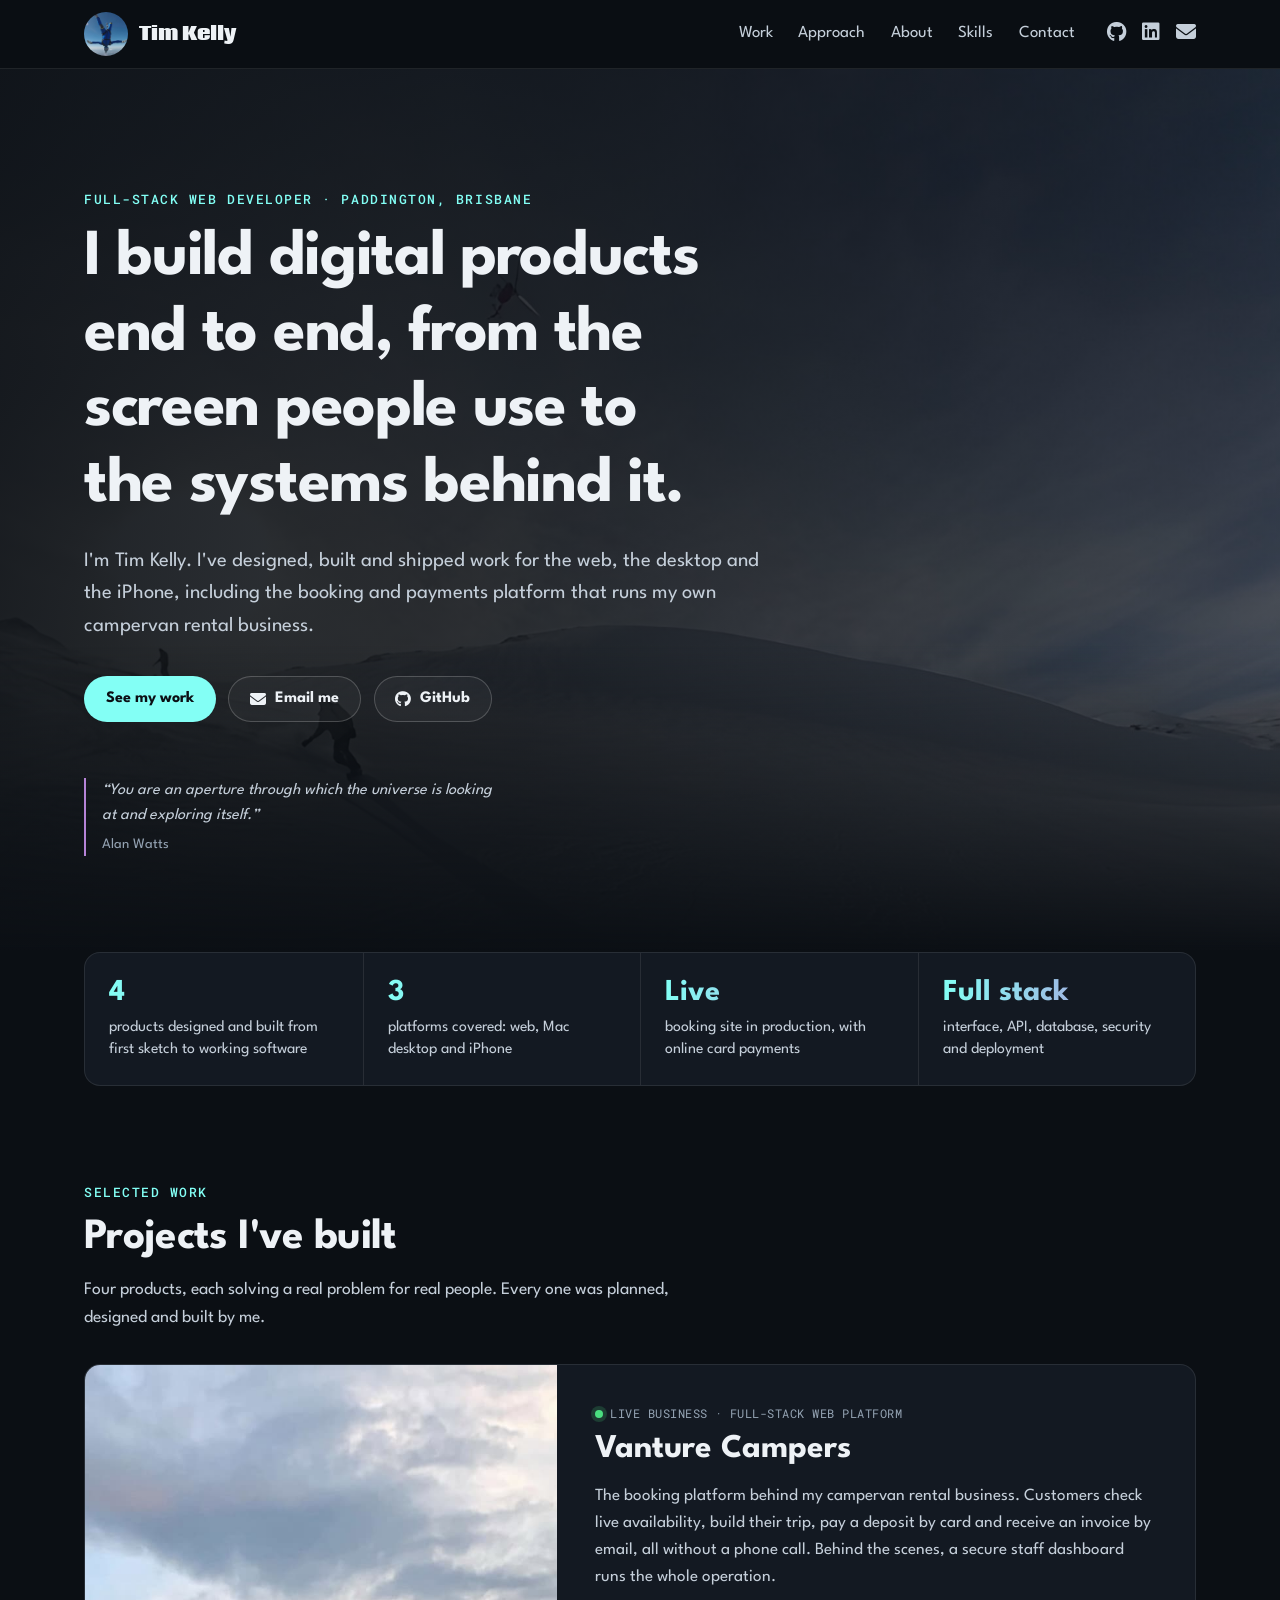
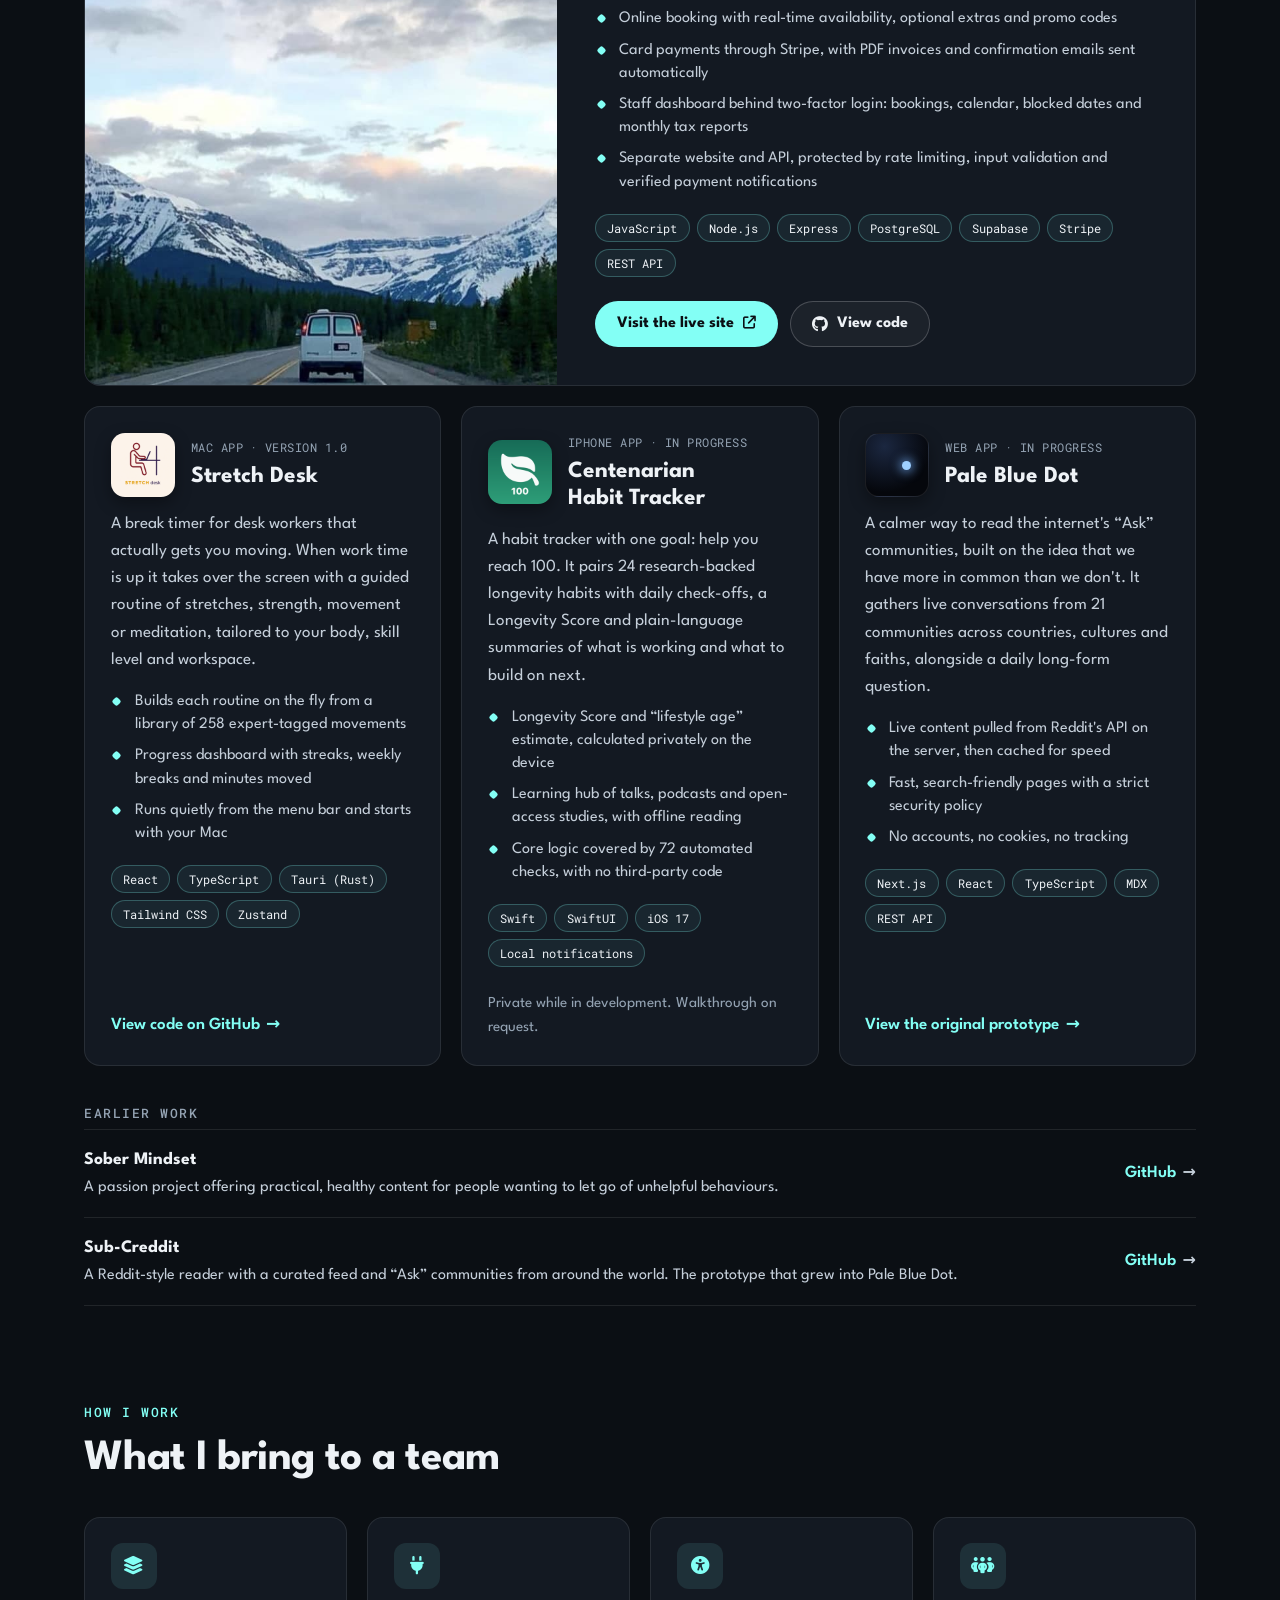
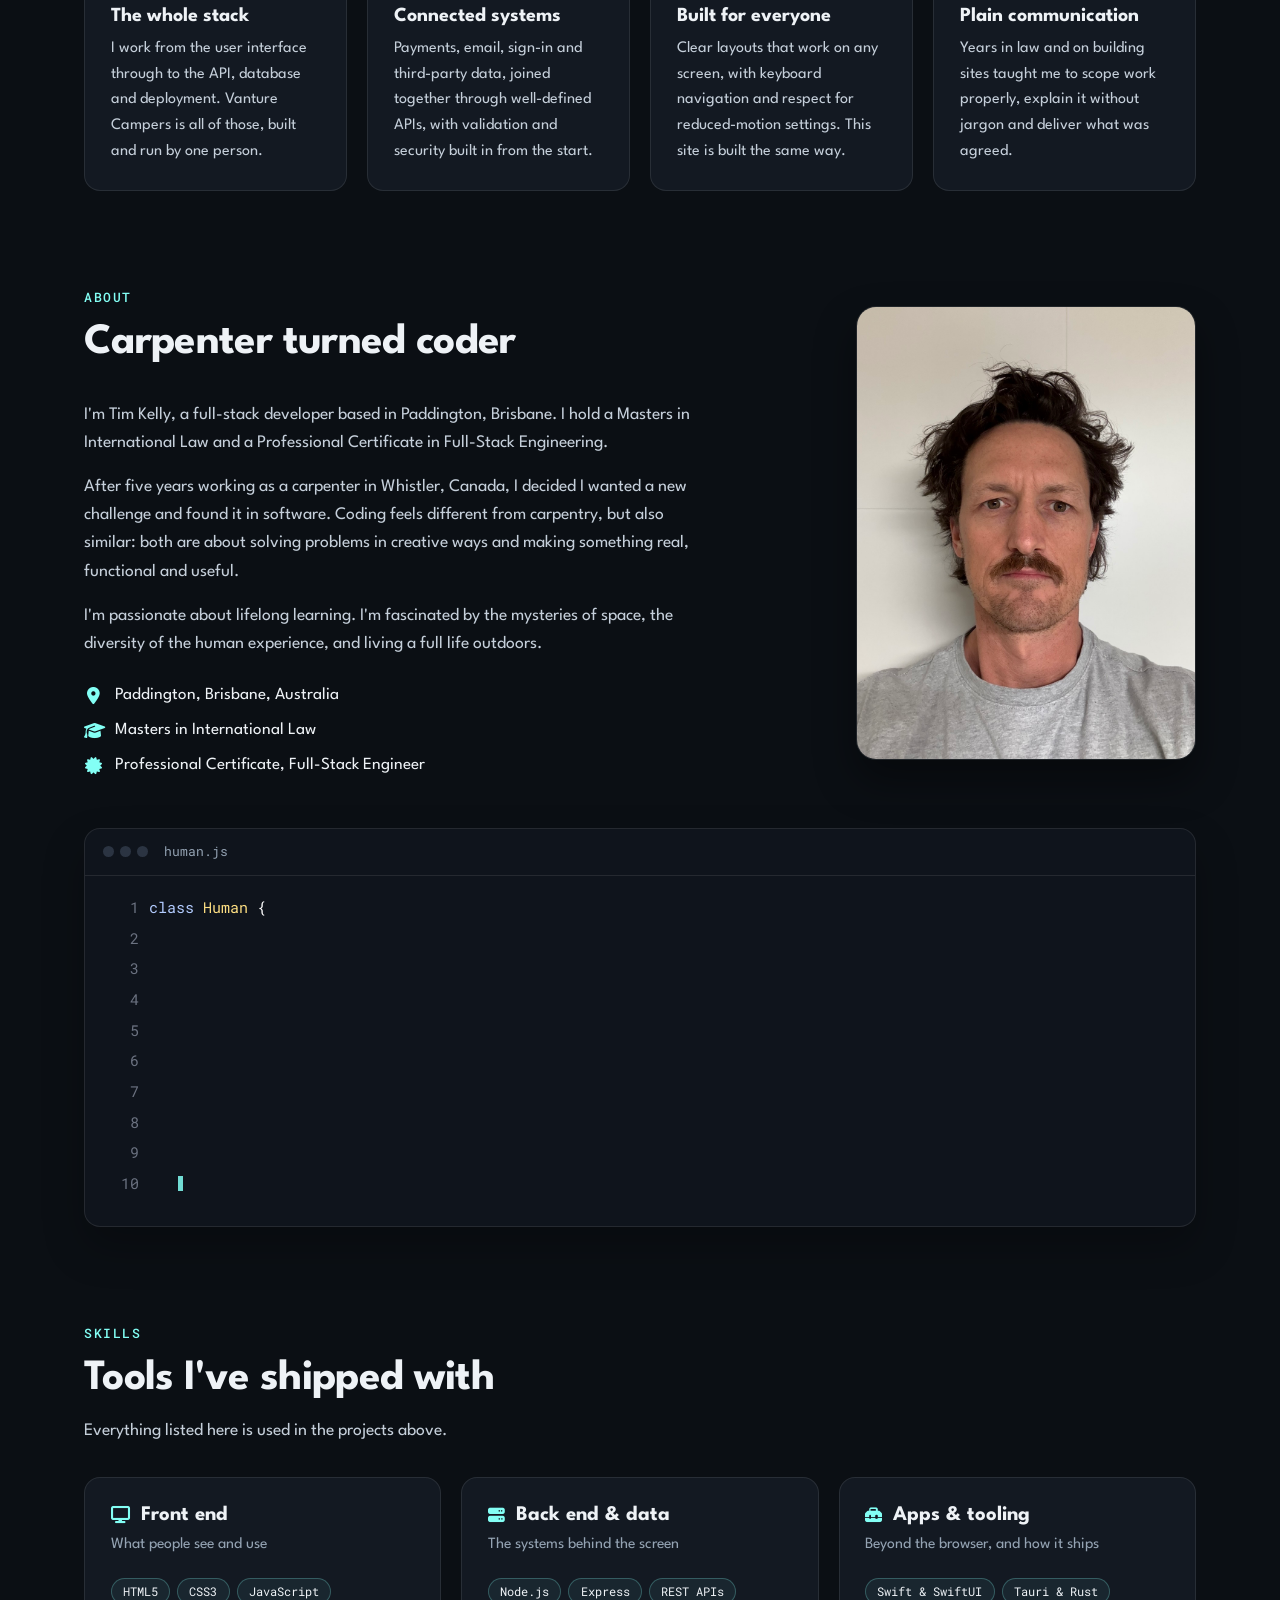
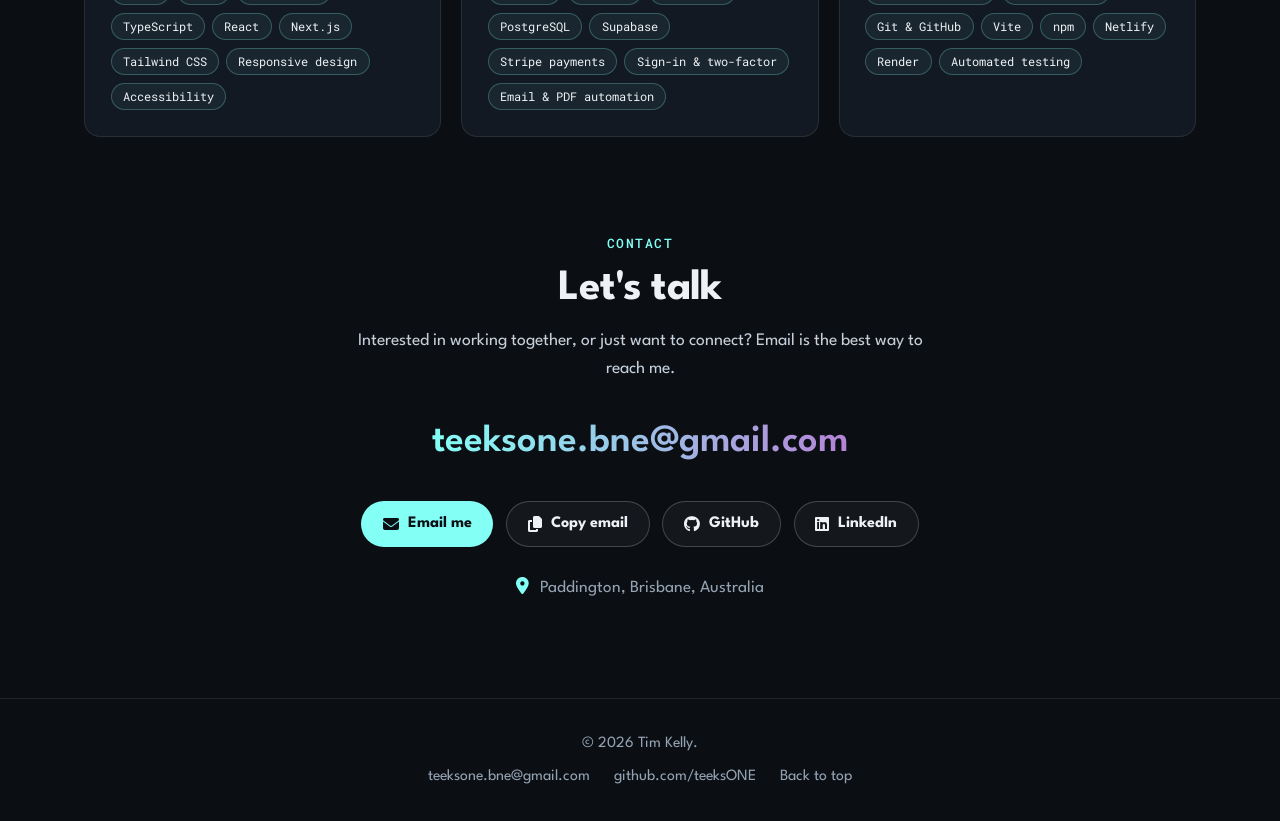
<file: index.html>
<!DOCTYPE html>
<html lang="en">
<head>
  <meta charset="UTF-8" />
  <meta name="viewport" content="width=device-width, initial-scale=1.0" />

  <title>Tim Kelly | Full-Stack Web Developer</title>
  <meta name="description" content="Tim Kelly is a full-stack web developer based in Paddington, Brisbane. He builds web, desktop and mobile products end to end, from the interface to the API and database behind it." />

  <meta property="og:title" content="Tim Kelly | Full-Stack Web Developer" />
  <meta property="og:description" content="Full-stack web developer based in Paddington, Brisbane. Web, desktop and mobile products built end to end." />
  <meta property="og:image" content="https://teeksone.github.io/portfolio-project/resources/images/head.jpg" />
  <meta property="og:url" content="https://teeksone.github.io/portfolio-project/" />
  <meta property="og:type" content="website" />
  <meta name="twitter:card" content="summary_large_image" />
  <meta name="theme-color" content="#0b0f14" />
  <link rel="icon" type="image/jpeg" href="resources/images/tk-fly.jpeg" />

  <link rel="preconnect" href="https://fonts.googleapis.com" />
  <link rel="preconnect" href="https://fonts.gstatic.com" crossorigin />
  <link href="https://fonts.googleapis.com/css2?family=Coda:wght@400;800&family=League+Spartan:wght@100..900&family=Roboto+Mono:ital,wght@0,100..700;1,100..700&display=swap" rel="stylesheet" />
  <link rel="stylesheet" href="https://cdnjs.cloudflare.com/ajax/libs/font-awesome/6.5.0/css/all.min.css" />
  <link rel="stylesheet" href="resources/css/portfolio.css" />
</head>
<body>

  <a class="skip-link" href="#main">Skip to main content</a>

  <header class="site-header">
    <nav class="navbar" aria-label="Main">
      <a class="tklogo" href="#top" aria-label="Tim Kelly, back to top">
        <img src="resources/images/tk-fly.jpeg" alt="" width="44" height="44" />
        <span class="tklogo-title">Tim Kelly</span>
      </a>

      <button class="nav-toggle" type="button" aria-expanded="false" aria-controls="nav-menu" aria-label="Open menu">
        <i class="fas fa-bars" aria-hidden="true"></i>
      </button>

      <div class="nav-menu" id="nav-menu">
        <ul class="nav-links">
          <li><a href="#work">Work</a></li>
          <li><a href="#approach">Approach</a></li>
          <li><a href="#about">About</a></li>
          <li><a href="#skills">Skills</a></li>
          <li><a href="#contact">Contact</a></li>
        </ul>

        <div class="nav-socials">
          <a href="https://github.com/teeksONE" target="_blank" rel="noopener noreferrer" aria-label="Tim Kelly on GitHub">
            <i class="fab fa-github" aria-hidden="true"></i>
          </a>
          <a href="https://www.linkedin.com/in/tim-kelly-299476282/" target="_blank" rel="noopener noreferrer" aria-label="Tim Kelly on LinkedIn">
            <i class="fab fa-linkedin" aria-hidden="true"></i>
          </a>
          <a href="mailto:teeksone.bne@gmail.com" aria-label="Email Tim Kelly">
            <i class="fas fa-envelope" aria-hidden="true"></i>
          </a>
        </div>
      </div>
    </nav>
  </header>

  <main id="main">

    <section class="hero" id="top">
      <img class="hero-bg" src="resources/images/hero.jpg" alt="" width="1920" height="1000" />
      <div class="hero-inner">
        <p class="eyebrow">Full-Stack Web Developer <span aria-hidden="true">·</span> Paddington, Brisbane</p>
        <h1>I build digital products end to end, from the screen people use to the systems behind it.</h1>
        <p class="hero-lede">
          I'm Tim Kelly. I've designed, built and shipped work for the web, the desktop and the iPhone,
          including the booking and payments platform that runs my own campervan rental business.
        </p>
        <div class="hero-actions">
          <a class="btn btn-primary" href="#work">See my work</a>
          <a class="btn btn-ghost" href="mailto:teeksone.bne@gmail.com"><i class="fas fa-envelope" aria-hidden="true"></i> Email me</a>
          <a class="btn btn-ghost" href="https://github.com/teeksONE" target="_blank" rel="noopener noreferrer"><i class="fab fa-github" aria-hidden="true"></i> GitHub</a>
        </div>
        <blockquote class="hero-quote">
          <p>“You are an aperture through which the universe is looking at and exploring itself.”</p>
          <cite>Alan Watts</cite>
        </blockquote>
      </div>
    </section>

    <section class="highlights" aria-label="At a glance">
      <ul class="highlights-grid">
        <li>
          <strong>4</strong>
          <span>products designed and built from first sketch to working software</span>
        </li>
        <li>
          <strong>3</strong>
          <span>platforms covered: web, Mac desktop and iPhone</span>
        </li>
        <li>
          <strong>Live</strong>
          <span>booking site in production, with online card payments</span>
        </li>
        <li>
          <strong>Full stack</strong>
          <span>interface, API, database, security and deployment</span>
        </li>
      </ul>
    </section>

    <section id="work" class="section fade-up">
      <div class="section-head">
        <p class="eyebrow">Selected work</p>
        <h2>Projects I've built</h2>
        <p class="section-intro">
          Four products, each solving a real problem for real people. Every one was planned, designed and built by me.
        </p>
      </div>

      <article class="feature-card">
        <div class="feature-media">
          <img src="resources/images/projects/vanture-campers.jpg" alt="A Vanture Campers van driving towards snow-capped mountains" width="998" height="948" loading="lazy" />
        </div>
        <div class="feature-body">
          <p class="project-status"><span class="status-dot" aria-hidden="true"></span>Live business <span aria-hidden="true">·</span> Full-stack web platform</p>
          <h3>Vanture Campers</h3>
          <p class="project-summary">
            The booking platform behind my campervan rental business. Customers check live availability,
            build their trip, pay a deposit by card and receive an invoice by email, all without a phone call.
            Behind the scenes, a secure staff dashboard runs the whole operation.
          </p>
          <ul class="project-points">
            <li>Online booking with real-time availability, optional extras and promo codes</li>
            <li>Card payments through Stripe, with PDF invoices and confirmation emails sent automatically</li>
            <li>Staff dashboard behind two-factor login: bookings, calendar, blocked dates and monthly tax reports</li>
            <li>Separate website and API, protected by rate limiting, input validation and verified payment notifications</li>
          </ul>
          <ul class="tech-list" aria-label="Technology used">
            <li>JavaScript</li>
            <li>Node.js</li>
            <li>Express</li>
            <li>PostgreSQL</li>
            <li>Supabase</li>
            <li>Stripe</li>
            <li>REST API</li>
          </ul>
          <div class="project-links">
            <a class="btn btn-primary" href="https://vanturecampers.com/" target="_blank" rel="noopener noreferrer">Visit the live site <i class="fas fa-arrow-up-right-from-square" aria-hidden="true"></i></a>
            <a class="btn btn-ghost" href="https://github.com/teeksONE/vanture-campers" target="_blank" rel="noopener noreferrer"><i class="fab fa-github" aria-hidden="true"></i> View code</a>
          </div>
        </div>
      </article>

      <div class="project-grid">

        <article class="project-card">
          <div class="project-card-head">
            <img class="project-icon" src="resources/images/projects/stretch-desk.png" alt="" width="64" height="64" loading="lazy" />
            <div>
              <p class="project-status">Mac app <span aria-hidden="true">·</span> Version 1.0</p>
              <h3>Stretch Desk</h3>
            </div>
          </div>
          <p class="project-summary">
            A break timer for desk workers that actually gets you moving. When work time is up it takes over
            the screen with a guided routine of stretches, strength, movement or meditation, tailored to your
            body, skill level and workspace.
          </p>
          <ul class="project-points">
            <li>Builds each routine on the fly from a library of 258 expert-tagged movements</li>
            <li>Progress dashboard with streaks, weekly breaks and minutes moved</li>
            <li>Runs quietly from the menu bar and starts with your Mac</li>
          </ul>
          <ul class="tech-list" aria-label="Technology used">
            <li>React</li>
            <li>TypeScript</li>
            <li>Tauri (Rust)</li>
            <li>Tailwind CSS</li>
            <li>Zustand</li>
          </ul>
          <div class="project-links">
            <a class="text-link" href="https://github.com/teeksONE/stretch-desk" target="_blank" rel="noopener noreferrer">View code on GitHub <span class="arrow" aria-hidden="true">&rarr;</span></a>
          </div>
        </article>

        <article class="project-card">
          <div class="project-card-head">
            <img class="project-icon" src="resources/images/projects/centenarian.png" alt="" width="64" height="64" loading="lazy" />
            <div>
              <p class="project-status">iPhone app <span aria-hidden="true">·</span> In progress</p>
              <h3>Centenarian Habit Tracker</h3>
            </div>
          </div>
          <p class="project-summary">
            A habit tracker with one goal: help you reach 100. It pairs 24 research-backed longevity habits
            with daily check-offs, a Longevity Score and plain-language summaries of what is working and
            what to build on next.
          </p>
          <ul class="project-points">
            <li>Longevity Score and “lifestyle age” estimate, calculated privately on the device</li>
            <li>Learning hub of talks, podcasts and open-access studies, with offline reading</li>
            <li>Core logic covered by 72 automated checks, with no third-party code</li>
          </ul>
          <ul class="tech-list" aria-label="Technology used">
            <li>Swift</li>
            <li>SwiftUI</li>
            <li>iOS 17</li>
            <li>Local notifications</li>
          </ul>
          <div class="project-links">
            <span class="project-note">Private while in development. Walkthrough on request.</span>
          </div>
        </article>

        <article class="project-card">
          <div class="project-card-head">
            <div class="project-icon project-icon-dot" aria-hidden="true"></div>
            <div>
              <p class="project-status">Web app <span aria-hidden="true">·</span> In progress</p>
              <h3>Pale Blue Dot</h3>
            </div>
          </div>
          <p class="project-summary">
            A calmer way to read the internet's “Ask” communities, built on the idea that we have more in
            common than we don't. It gathers live conversations from 21 communities across countries,
            cultures and faiths, alongside a daily long-form question.
          </p>
          <ul class="project-points">
            <li>Live content pulled from Reddit's API on the server, then cached for speed</li>
            <li>Fast, search-friendly pages with a strict security policy</li>
            <li>No accounts, no cookies, no tracking</li>
          </ul>
          <ul class="tech-list" aria-label="Technology used">
            <li>Next.js</li>
            <li>React</li>
            <li>TypeScript</li>
            <li>MDX</li>
            <li>REST API</li>
          </ul>
          <div class="project-links">
            <a class="text-link" href="https://github.com/teeksONE/sub-creddit-app" target="_blank" rel="noopener noreferrer">View the original prototype <span class="arrow" aria-hidden="true">&rarr;</span></a>
          </div>
        </article>

      </div>

      <div class="earlier-work">
        <h3>Earlier work</h3>
        <ul>
          <li>
            <div>
              <strong>Sober Mindset</strong>
              <span>A passion project offering practical, healthy content for people wanting to let go of unhelpful behaviours.</span>
            </div>
            <a class="text-link" href="https://github.com/teeksONE/Sober-Mindset" target="_blank" rel="noopener noreferrer" aria-label="Sober Mindset on GitHub">GitHub <span class="arrow" aria-hidden="true">&rarr;</span></a>
          </li>
          <li>
            <div>
              <strong>Sub-Creddit</strong>
              <span>A Reddit-style reader with a curated feed and “Ask” communities from around the world. The prototype that grew into Pale Blue Dot.</span>
            </div>
            <a class="text-link" href="https://github.com/teeksONE/sub-creddit-app" target="_blank" rel="noopener noreferrer" aria-label="Sub-Creddit on GitHub">GitHub <span class="arrow" aria-hidden="true">&rarr;</span></a>
          </li>
        </ul>
      </div>
    </section>

    <section id="approach" class="section fade-up">
      <div class="section-head">
        <p class="eyebrow">How I work</p>
        <h2>What I bring to a team</h2>
      </div>

      <div class="approach-grid">
        <div class="approach-card">
          <i class="fas fa-layer-group" aria-hidden="true"></i>
          <h3>The whole stack</h3>
          <p>
            I work from the user interface through to the API, database and deployment.
            Vanture Campers is all of those, built and run by one person.
          </p>
        </div>
        <div class="approach-card">
          <i class="fas fa-plug" aria-hidden="true"></i>
          <h3>Connected systems</h3>
          <p>
            Payments, email, sign-in and third-party data, joined together through well-defined APIs,
            with validation and security built in from the start.
          </p>
        </div>
        <div class="approach-card">
          <i class="fas fa-universal-access" aria-hidden="true"></i>
          <h3>Built for everyone</h3>
          <p>
            Clear layouts that work on any screen, with keyboard navigation and respect for
            reduced-motion settings. This site is built the same way.
          </p>
        </div>
        <div class="approach-card">
          <i class="fas fa-people-group" aria-hidden="true"></i>
          <h3>Plain communication</h3>
          <p>
            Years in law and on building sites taught me to scope work properly, explain it
            without jargon and deliver what was agreed.
          </p>
        </div>
      </div>
    </section>

    <section id="about" class="section fade-up">
      <div class="aboutme">
        <div class="aboutme-text">
          <div class="section-head">
            <p class="eyebrow">About</p>
            <h2>Carpenter turned coder</h2>
          </div>

          <p class="aboutme-blurb">
            I'm Tim Kelly, a full-stack developer based in Paddington, Brisbane. I hold a Masters in
            International Law and a Professional Certificate in Full-Stack Engineering.
          </p>

          <p class="aboutme-blurb">
            After five years working as a carpenter in Whistler, Canada, I decided I wanted a new
            challenge and found it in software. Coding feels different from carpentry, but also similar:
            both are about solving problems in creative ways and making something real, functional and useful.
          </p>

          <p class="aboutme-blurb">
            I'm passionate about lifelong learning. I'm fascinated by the mysteries of space, the diversity
            of the human experience, and living a full life outdoors.
          </p>

          <ul class="fact-list">
            <li><i class="fas fa-location-dot" aria-hidden="true"></i> Paddington, Brisbane, Australia</li>
            <li><i class="fas fa-graduation-cap" aria-hidden="true"></i> Masters in International Law</li>
            <li><i class="fas fa-certificate" aria-hidden="true"></i> Professional Certificate, Full-Stack Engineer</li>
          </ul>
        </div>

        <div class="aboutme-image">
          <img src="resources/images/head.jpg" alt="Portrait of Tim Kelly" width="300" height="400" loading="lazy" />
        </div>
      </div>

      <div class="java-factory">
        <div class="javaaboutme" role="img" aria-label="Tim Kelly written as a snippet of code: age, location, hobbies, days until 100 and days spent coding.">
          <div class="code-bar" aria-hidden="true"><span></span><span></span><span></span><em>human.js</em></div>

          <p>
            <span class="line-number">1</span>
            <span class="code">
              <span class="code-blue">class</span> <span class="code-yellow">Human</span> <span class="code-white">{</span>
            </span>
          </p>

          <p>
            <span class="line-number">2</span>
            <span class="code indent-1">
              <span class="code-cyan">constructor</span><span class="code-white">(fullStack)</span> <span class="code-purple">{</span>
            </span>
          </p>

          <p>
            <span class="line-number">3</span>
            <span class="code indent-2">
              <span class="code-cyan">_name</span> <span class="code-white">=</span> <span class="code-yellow">'Tim Kelly'</span>;
            </span>
          </p>

          <p>
            <span class="line-number">4</span>
            <span class="code indent-2">
              <span class="code-cyan">_age</span> <span class="code-white">=</span> <span class="code-orange" id="age">41</span>;
            </span>
          </p>

          <p>
            <span class="line-number">5</span>
            <span class="code indent-2">
              <span class="code-cyan">_location</span> <span class="code-white">=</span> <span class="code-yellow">'Paddington, Brisbane'</span>;
            </span>
          </p>

          <p>
            <span class="line-number">6</span>
            <span class="code indent-2">
              <span class="code-cyan">_hobbies</span> <span class="code-white">=</span>
              <span class="code-purple">[</span>
              <span class="code-yellow">'Snowboarding', 'Skiing', 'Surfing', 'Photography'</span>
              <span class="code-purple">]</span>;
            </span>
          </p>

          <p>
            <span class="line-number">7</span>
            <span class="code indent-2">
              <span class="code-cyan">_daysUntil100</span> <span class="code-white">=</span> <span class="code-orange" id="days-left"></span>;
            </span>
          </p>

          <p>
            <span class="line-number">8</span>
            <span class="code indent-2">
              <span class="code-cyan">_daysCoding</span> <span class="code-white">=</span> <span class="code-orange" id="days-coding"></span>;
            </span>
          </p>

          <p>
            <span class="line-number">9</span>
            <span class="code indent-1">
              <span class="code-purple">}</span>
            </span>
          </p>

          <p>
            <span class="line-number">10</span>
            <span class="code">
              <span class="code-white">};</span>
            </span>
          </p>

        </div>
      </div>
    </section>

    <section id="skills" class="section fade-up">
      <div class="section-head">
        <p class="eyebrow">Skills</p>
        <h2>Tools I've shipped with</h2>
        <p class="section-intro">Everything listed here is used in the projects above.</p>
      </div>

      <div class="skills-grid">
        <div class="skills-box">
          <h3><i class="fas fa-display" aria-hidden="true"></i> Front end</h3>
          <p class="skills-plain">What people see and use</p>
          <ul class="tech-list">
            <li>HTML5</li>
            <li>CSS3</li>
            <li>JavaScript</li>
            <li>TypeScript</li>
            <li>React</li>
            <li>Next.js</li>
            <li>Tailwind CSS</li>
            <li>Responsive design</li>
            <li>Accessibility</li>
          </ul>
        </div>

        <div class="skills-box">
          <h3><i class="fas fa-server" aria-hidden="true"></i> Back end &amp; data</h3>
          <p class="skills-plain">The systems behind the screen</p>
          <ul class="tech-list">
            <li>Node.js</li>
            <li>Express</li>
            <li>REST APIs</li>
            <li>PostgreSQL</li>
            <li>Supabase</li>
            <li>Stripe payments</li>
            <li>Sign-in &amp; two-factor</li>
            <li>Email &amp; PDF automation</li>
          </ul>
        </div>

        <div class="skills-box">
          <h3><i class="fas fa-toolbox" aria-hidden="true"></i> Apps &amp; tooling</h3>
          <p class="skills-plain">Beyond the browser, and how it ships</p>
          <ul class="tech-list">
            <li>Swift &amp; SwiftUI</li>
            <li>Tauri &amp; Rust</li>
            <li>Git &amp; GitHub</li>
            <li>Vite</li>
            <li>npm</li>
            <li>Netlify</li>
            <li>Render</li>
            <li>Automated testing</li>
          </ul>
        </div>
      </div>
    </section>

    <section id="contact" class="section contact-section fade-up">
      <p class="eyebrow">Contact</p>
      <h2>Let's talk</h2>
      <p class="section-intro">Interested in working together, or just want to connect? Email is the best way to reach me.</p>

      <a class="contact-email" href="mailto:teeksone.bne@gmail.com">teeksone.bne@gmail.com</a>

      <div class="contact-buttons">
        <a class="btn btn-primary" href="mailto:teeksone.bne@gmail.com"><i class="fas fa-envelope" aria-hidden="true"></i> Email me</a>
        <button class="btn btn-ghost" type="button" data-copy-email="teeksone.bne@gmail.com"><i class="fas fa-copy" aria-hidden="true"></i> <span data-copy-label>Copy email</span></button>
        <a class="btn btn-ghost" href="https://github.com/teeksONE" target="_blank" rel="noopener noreferrer"><i class="fab fa-github" aria-hidden="true"></i> GitHub</a>
        <a class="btn btn-ghost" href="https://www.linkedin.com/in/tim-kelly-299476282/" target="_blank" rel="noopener noreferrer"><i class="fab fa-linkedin" aria-hidden="true"></i> LinkedIn</a>
      </div>

      <p class="contact-location"><i class="fas fa-location-dot" aria-hidden="true"></i> Paddington, Brisbane, Australia</p>
      <p class="sr-only" aria-live="polite" id="copy-status"></p>
    </section>

  </main>

  <footer class="footer">
    <p>© <span id="year">2026</span> Tim Kelly.</p>
    <p class="footer-links">
      <a href="mailto:teeksone.bne@gmail.com">teeksone.bne@gmail.com</a>
      <a href="https://github.com/teeksONE" target="_blank" rel="noopener noreferrer">github.com/teeksONE</a>
      <a href="#top">Back to top</a>
    </p>
  </footer>

  <script src="resources/js/portfolio.js"></script>
</body>
</html>
</file>
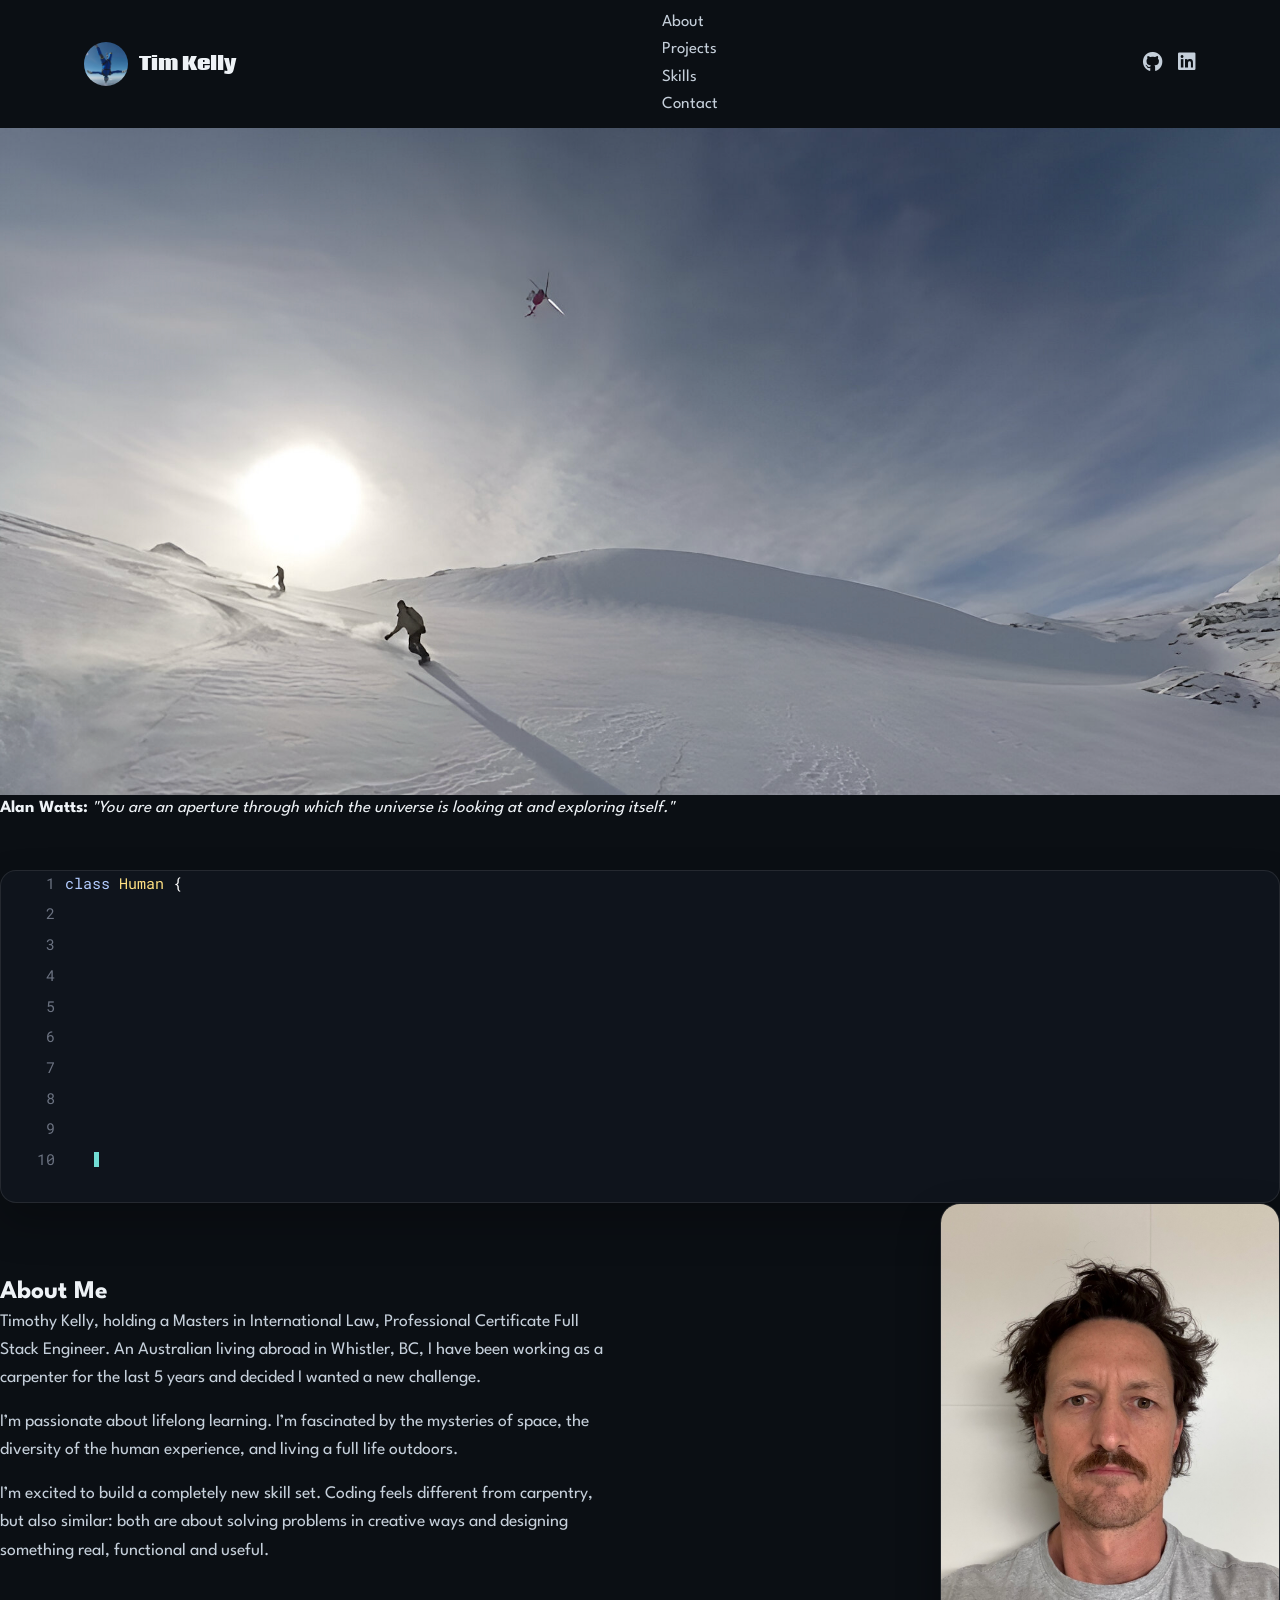
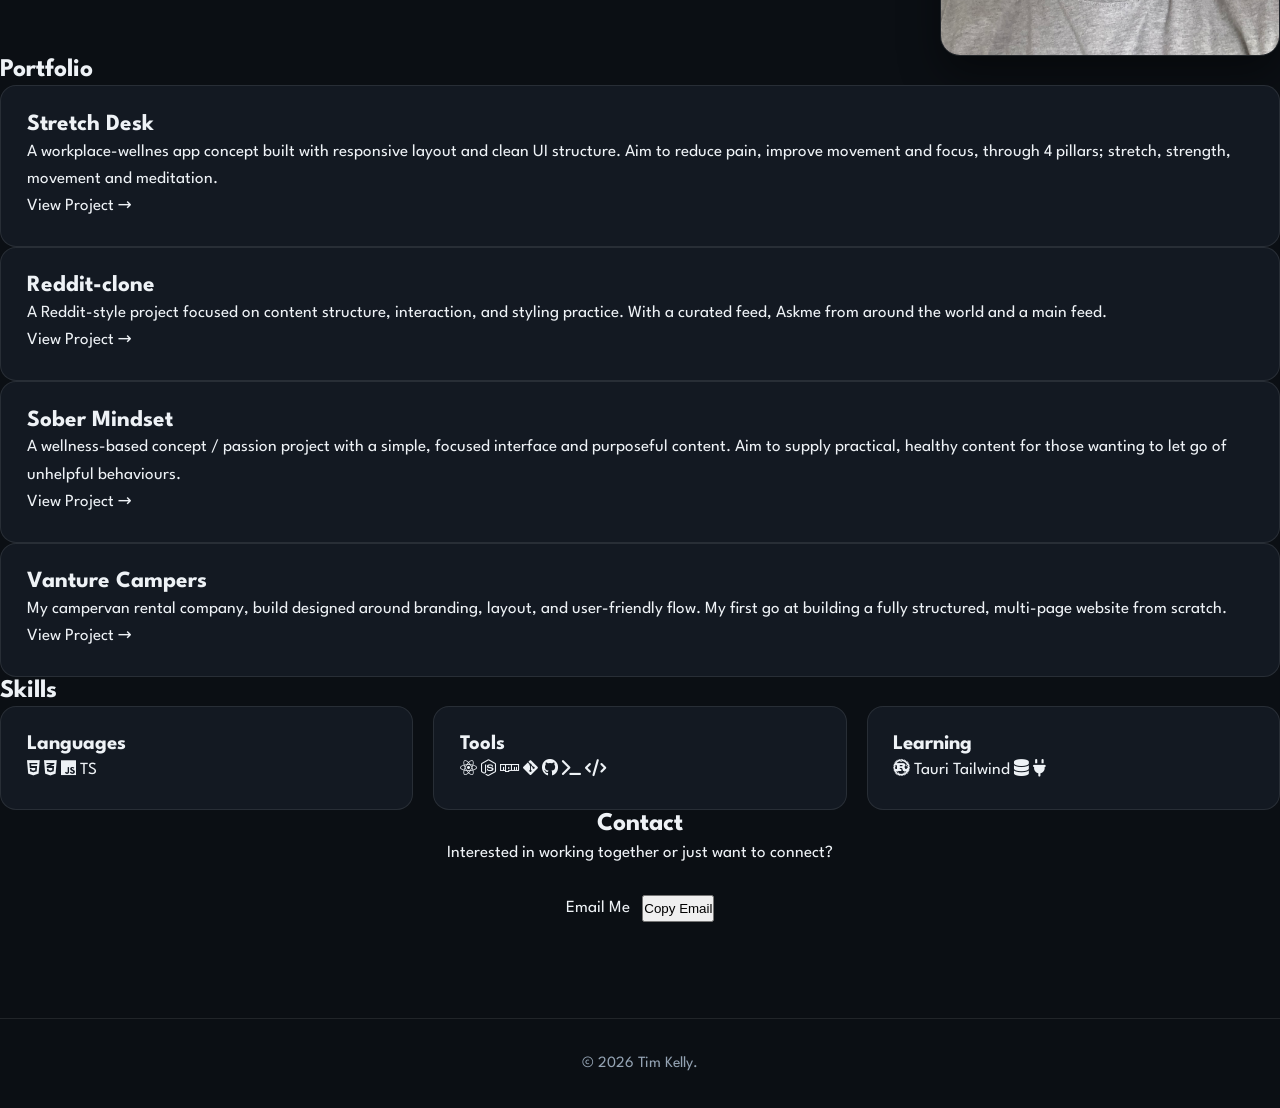
<file: portfolio.html>
<!DOCTYPE html>
<html lang="en">
<head>
  <meta charset="UTF-8" />
  <meta name="viewport" content="width=device-width, initial-scale=1.0" />

  <link rel="stylesheet" href="resources/css/portfolio.css" />
  <link rel="stylesheet" href="https://cdnjs.cloudflare.com/ajax/libs/font-awesome/6.5.0/css/all.min.css" />
  <link rel="preconnect" href="https://fonts.googleapis.com" />
  <link rel="preconnect" href="https://fonts.gstatic.com" crossorigin />
  <link href="https://fonts.googleapis.com/css2?family=Coda:wght@400;800&family=League+Spartan:wght@100..900&family=Roboto+Mono:ital,wght@0,100..700;1,100..700&display=swap" rel="stylesheet" />

  <title>Tim Kelly | Portfolio</title>
</head>
<body>

  <header>
    <nav class="navbar">
      <div class="tklogo">
        <img src="resources/images/tk-fly.jpeg" alt="tksONE logo" width="70" height="70" />
        <h3 class="tklogo-title">Tim Kelly</h3>
      </div>

      <div class="nav-links">
        <ul>
          <li><a href="#about">About</a></li>
          <li><a href="#portfolio">Projects</a></li>
          <li><a href="#skills">Skills</a></li>
          <li><a href="#contact">Contact</a></li>
        </ul>
      </div>

      <div class="nav-socials">
        <a href="https://github.com/teeksONE" target="_blank" rel="noopener noreferrer" aria-label="GitHub">
          <i class="fab fa-github"></i>
        </a>
        <a href="https://linkedin.com/in/yourprofile" target="_blank" rel="noopener noreferrer" aria-label="LinkedIn">
          <i class="fab fa-linkedin"></i>
        </a>
      </div>
    </nav>
  </header>

  <main id="home">

    <section class="inspo-quote">
      <img src="resources/images/moonscape.png" alt="Inspiration quote background" width="100%" height="550" />
      <p>
        <strong>Alan Watts:</strong>
        <i>"You are an aperture through which the universe is looking at and exploring itself."</i>
      </p>
    </section>

    <section class="java-factory fade-up">
      <div class="javaaboutme">

        <p>
          <span class="line-number">1</span>
          <span class="code">
            <span class="code-blue">class</span> <span class="code-yellow">Human</span> <span class="code-white">{</span>
          </span>
        </p>

        <p>
          <span class="line-number">2</span>
          <span class="code indent-1">
            <span class="code-cyan">constructor</span><span class="code-white">(fullStack)</span> <span class="code-purple">{</span>
          </span>
        </p>

        <p>
          <span class="line-number">3</span>
          <span class="code indent-2">
            <span class="code-cyan">_name</span> <span class="code-white">:</span> <span class="code-yellow">'Tim Kelly'</span>,
          </span>
        </p>

        <p>
          <span class="line-number">4</span>
          <span class="code indent-2">
            <span class="code-cyan">_age</span> <span class="code-white">:</span> <span class="code-orange">40</span>,
          </span>
        </p>

        <p>
          <span class="line-number">5</span>
          <span class="code indent-2">
            <span class="code-cyan">_location</span> <span class="code-white">:</span> <span class="code-yellow">'Whistler, BC'</span>,
          </span>
        </p>

        <p>
          <span class="line-number">6</span>
          <span class="code indent-2">
            <span class="code-cyan">_hobbies</span> <span class="code-white">:</span>
            <span class="code-purple">[</span>
            <span class="code-yellow">'Snowboarding', 'Skiing', 'Surfing', 'Photography'</span>
            <span class="code-purple">]</span>,
          </span>
        </p>

        <p>
          <span class="line-number">7</span>
          <span class="code indent-2">
            <span class="code-cyan">_daysUntil100</span> <span class="code-white">:</span> <span id="days-left"></span>,
          </span>
        </p>

        <p>
          <span class="line-number">8</span>
          <span class="code indent-2">
            <span class="code-cyan">_daysCoding</span> <span class="code-white">:</span> <span id="days-coding"></span>
          </span>
        </p>

        <p>
          <span class="line-number">9</span>
          <span class="code indent-1">
            <span class="code-purple">}</span>
          </span>
        </p>

        <p>
          <span class="line-number">10</span>
          <span class="code">
            <span class="code-white">};</span>
          </span>
        </p>

      </div>
    </section>

    <section id="about" class="about-section fade-up">
      <div id="aboutme-container">
        <div class="aboutme">
          <div class="aboutme-text">
            <div class="aboutme-title">
              <h2>About Me</h2>
              <div class="line"></div>
            </div>

            <p class="aboutme-blurb">
              Timothy Kelly, holding a Masters in International Law, Professional Certificate Full Stack Engineer.
              An Australian living abroad in Whistler, BC, I have been working as a carpenter for the last 5 years and decided
              I wanted a new challenge.
            </p>

            <p class="aboutme-blurb">
              I’m passionate about lifelong learning. I’m fascinated by the mysteries of space, the diversity of the human
              experience, and living a full life outdoors.
            </p>

            <p class="aboutme-blurb">
              I’m excited to build a completely new skill set. Coding feels different from carpentry, but also similar:
              both are about solving problems in creative ways and designing something real, functional and useful.
            </p>
          </div>

          <div class="aboutme-image">
            <img src="resources/images/head.jpg" alt="Portrait of Tim Kelly" width="300" height="400" />
          </div>
        </div>
      </div>
    </section>

    <section id="portfolio" class="portfolio-container fade-up">
      <div class="portfolio-title">
        <h2>Portfolio</h2>
        <div class="line"></div>
      </div>

      <div class="portfolio-projects">
        <article class="project-card">
          <h3>Stretch Desk</h3>
          <p>A workplace-wellnes app concept built with responsive layout and clean UI structure. Aim to reduce pain, improve movement
            and focus, through 4 pillars; stretch, strength, movement and meditation.
          </p>
          <a href="https://github.com/teeksONE/stretch-desk" target="_blank" rel="noopener noreferrer">View Project <span class="arrow">&rarr;</span></a>
        </article>

        <article class="project-card">
          <h3>Reddit-clone</h3>
          <p>A Reddit-style project focused on content structure, interaction, and styling practice. With a curated feed,
            Askme from around the world and a main feed.</p>
          <a href="https://github.com/teeksONE/sub-creddit-app" target="_blank" rel="noopener noreferrer">View Project <span class="arrow">&rarr;</span></a>
        </article>

        <article class="project-card">
          <h3>Sober Mindset</h3>
          <p>A wellness-based concept / passion project with a simple, focused interface and purposeful content. Aim to supply practical, healthy content
            for those wanting to let go of unhelpful behaviours.
          </p>
          <a href="https://github.com/teeksONE/Sober-Mindset" target="_blank" rel="noopener noreferrer">View Project <span class="arrow">&rarr;</span></a>
        </article>

        <article class="project-card">
          <h3>Vanture Campers</h3>
          <p>My campervan rental company, build designed around branding, layout, and user-friendly flow. My first go at building
            a fully structured, multi-page website from scratch.
          </p>
          <a href="https://github.com/teeksONE/vanture-campers" target="_blank" rel="noopener noreferrer">View Project <span class="arrow">&rarr;</span></a>
        </article>
      </div>
    </section>

    <section id="skills" class="skills-container fade-up">
      <div class="skills-title">
        <h2>Skills</h2>
        <div class="line"></div>
      </div>

      <div class="skills-grid">
        <div class="skills-box">
          <h3>Languages</h3>
          <div class="line"></div>
          <div class="icon-row">
            <i class="fab fa-html5" title="HTML5"></i>
            <i class="fab fa-css3-alt" title="CSS3"></i>
            <i class="fab fa-js" title="JavaScript"></i>
            <span class="text-badge" title="TypeScript">TS</span>
          </div>
        </div>

        <div class="skills-box">
          <h3>Tools</h3>
          <div class="line"></div>
          <div class="icon-row">
            <i class="fab fa-react" title="React"></i>
            <i class="fab fa-node-js" title="Node.js"></i>
            <i class="fab fa-npm" title="npm"></i>
            <i class="fab fa-git-alt" title="Git"></i>
            <i class="fab fa-github" title="GitHub"></i>
            <i class="fas fa-terminal" title="Terminal"></i>
            <i class="fas fa-code" title="VS Code"></i>
          </div>
        </div>

        <div class="skills-box">
          <h3>Learning</h3>
          <div class="line"></div>
          <div class="icon-row">
            <i class="fab fa-rust" title="Rust"></i>
            <span class="text-badge" title="Tauri">Tauri</span>
            <span class="text-badge" title="Tailwind CSS">Tailwind</span>
            <i class="fas fa-database" title="SQL / Databases"></i>
            <i class="fas fa-plug" title="REST APIs"></i>
          </div>
        </div>
      </div>
    </section>

    <section id="contact" class="contact-section fade-up">
      <h2>Contact</h2>
      <div class="line"></div>
      <p>Interested in working together or just want to connect?</p>
      <div class="contact-buttons">
        <a class="contact-btn" href="mailto:teeksone.bne@gmail.com">Email Me</a>
        <button class="contact-btn secondary" data-copy-email="teeksone.bne@gmail.com">Copy Email</button>
      </div>
    </section>

  </main>

  <footer class="footer">
    <p>© 2026 Tim Kelly.</p>
  </footer>

  <script src="resources/js/portfolio.js"></script>
</body>
</html>
</file>
<file: resources/css/portfolio.css>
:root {
  --bg: #0b0f14;
  --surface: #131922;
  --surface-2: #19212c;
  --border: rgba(255, 255, 255, 0.09);
  --text: #eef2f6;
  --text-soft: #c5cfda;
  --text-muted: #94a3b3;
  --accent: #83fff5;
  --accent-2: #b583d7;
  --ink: #0b0f14;
  --radius: 16px;
  --max: 1160px;
  --gutter: 1.5rem;
  --header-h: 68px;
}

* {
  box-sizing: border-box;
  margin: 0;
  padding: 0;
}

html {
  scroll-behavior: smooth;
  scroll-padding-top: calc(var(--header-h) + 1rem);
}

body {
  background: var(--bg);
  color: var(--text);
  font-family: "League Spartan", system-ui, sans-serif;
  font-size: 1.0625rem;
  line-height: 1.6;
  -webkit-font-smoothing: antialiased;
}

img {
  display: block;
  max-width: 100%;
  height: auto;
}

a {
  color: inherit;
  text-decoration: none;
}

ul {
  list-style: none;
}

h1, h2, h3 {
  line-height: 1.15;
  text-wrap: balance;
}

:focus-visible {
  outline: 2px solid var(--accent);
  outline-offset: 3px;
  border-radius: 4px;
}

.sr-only {
  position: absolute;
  width: 1px;
  height: 1px;
  overflow: hidden;
  clip-path: inset(50%);
  white-space: nowrap;
}

.skip-link {
  position: absolute;
  left: 1rem;
  top: -4rem;
  z-index: 2000;
  padding: 0.6rem 1rem;
  border-radius: 8px;
  background: var(--accent);
  color: var(--ink);
  font-weight: 700;
}

.skip-link:focus {
  top: 1rem;
}

/* ---------- Header ---------- */

.site-header {
  position: sticky;
  top: 0;
  z-index: 1000;
  background: rgba(11, 15, 20, 0.88);
  backdrop-filter: blur(10px);
  -webkit-backdrop-filter: blur(10px);
  border-bottom: 1px solid var(--border);
}

.navbar {
  max-width: var(--max);
  min-height: var(--header-h);
  margin: 0 auto;
  padding: 0.6rem var(--gutter);
  display: flex;
  justify-content: space-between;
  align-items: center;
  gap: 1rem;
}

.tklogo {
  display: flex;
  align-items: center;
  gap: 0.7rem;
}

.tklogo img {
  width: 44px;
  height: 44px;
  border-radius: 50%;
  object-fit: cover;
}

.tklogo-title {
  font-family: "Coda", system-ui;
  font-size: 1.2rem;
  font-weight: 800;
  color: var(--text);
}

.nav-menu {
  display: flex;
  align-items: center;
  gap: 2rem;
}

.nav-links {
  display: flex;
  gap: 1.6rem;
}

.nav-links a {
  position: relative;
  padding: 0.4rem 0;
  color: var(--text-soft);
  font-size: 1.05rem;
  transition: color 0.2s ease;
}

.nav-links a::after {
  content: "";
  position: absolute;
  left: 0;
  right: 0;
  bottom: 0;
  height: 2px;
  border-radius: 2px;
  background: linear-gradient(to right, var(--accent), var(--accent-2));
  transform: scaleX(0);
  transform-origin: left;
  transition: transform 0.25s ease;
}

.nav-links a:hover,
.nav-links a.active {
  color: var(--text);
}

.nav-links a:hover::after,
.nav-links a.active::after {
  transform: scaleX(1);
}

.nav-socials {
  display: flex;
  gap: 1rem;
  font-size: 1.25rem;
}

.nav-socials a {
  color: var(--text-soft);
  transition: color 0.2s ease;
}

.nav-socials a:hover {
  color: var(--accent);
}

.nav-toggle {
  display: none;
  width: 44px;
  height: 44px;
  border: 1px solid var(--border);
  border-radius: 10px;
  background: transparent;
  color: var(--text);
  font-size: 1.15rem;
  cursor: pointer;
}

/* ---------- Buttons & links ---------- */

.btn {
  display: inline-flex;
  align-items: center;
  justify-content: center;
  gap: 0.55rem;
  min-height: 46px;
  padding: 0.7rem 1.3rem;
  border: 1px solid transparent;
  border-radius: 999px;
  font-family: inherit;
  font-size: 1rem;
  font-weight: 700;
  line-height: 1;
  cursor: pointer;
  transition: transform 0.2s ease, background 0.2s ease, border-color 0.2s ease, color 0.2s ease;
}

.btn:hover {
  transform: translateY(-2px);
}

.btn-primary {
  background: var(--accent);
  color: var(--ink);
}

.btn-primary:hover {
  background: #a9fff8;
}

.btn-ghost {
  background: rgba(255, 255, 255, 0.04);
  border-color: rgba(255, 255, 255, 0.2);
  color: var(--text);
}

.btn-ghost:hover,
.btn-ghost.copied {
  border-color: var(--accent);
  color: var(--accent);
}

.btn .fa-arrow-up-right-from-square {
  font-size: 0.8em;
}

.text-link {
  display: inline-flex;
  align-items: center;
  gap: 0.4rem;
  color: var(--accent);
  font-weight: 600;
}

.text-link .arrow {
  display: inline-block;
  transition: transform 0.25s ease;
}

.text-link:hover .arrow {
  transform: translateX(5px);
}

.eyebrow {
  margin-bottom: 0.75rem;
  color: var(--accent);
  font-family: "Roboto Mono", monospace;
  font-size: 0.8rem;
  font-weight: 500;
  letter-spacing: 0.12em;
  text-transform: uppercase;
}

/* ---------- Hero ---------- */

.hero {
  position: relative;
  isolation: isolate;
  overflow: hidden;
}

.hero-bg {
  position: absolute;
  inset: 0;
  z-index: -2;
  width: 100%;
  height: 100%;
  object-fit: cover;
}

.hero::before {
  content: "";
  position: absolute;
  inset: 0;
  z-index: -1;
  background:
    linear-gradient(to top, var(--bg) 0%, rgba(11, 15, 20, 0) 35%),
    linear-gradient(100deg, rgba(11, 15, 20, 0.94) 0%, rgba(11, 15, 20, 0.82) 45%, rgba(11, 15, 20, 0.5) 100%);
}

.hero-inner {
  max-width: var(--max);
  margin: 0 auto;
  padding: clamp(4rem, 10vw, 7.5rem) var(--gutter) clamp(3.5rem, 8vw, 6rem);
}

.hero h1 {
  max-width: 19ch;
  font-size: clamp(2.3rem, 5.4vw, 4.1rem);
  font-weight: 700;
  letter-spacing: -0.02em;
}

.hero-lede {
  max-width: 58ch;
  margin-top: 1.4rem;
  color: var(--text-soft);
  font-size: clamp(1.1rem, 1.6vw, 1.3rem);
}

.hero-actions {
  display: flex;
  flex-wrap: wrap;
  gap: 0.8rem;
  margin-top: 2rem;
}

.hero-quote {
  max-width: 46ch;
  margin-top: 3.5rem;
  padding-left: 1rem;
  border-left: 2px solid var(--accent-2);
  color: var(--text-soft);
  font-size: 1rem;
  font-style: italic;
}

.hero-quote cite {
  display: block;
  margin-top: 0.25rem;
  color: var(--text-muted);
  font-size: 0.9rem;
  font-style: normal;
}

/* ---------- Highlights ---------- */

.highlights {
  max-width: var(--max);
  margin: 0 auto;
  padding: 0 var(--gutter);
}

.highlights-grid {
  display: grid;
  grid-template-columns: repeat(4, 1fr);
  background: var(--surface);
  border: 1px solid var(--border);
  border-radius: var(--radius);
}

.highlights-grid li {
  padding: 1.5rem;
  border-left: 1px solid var(--border);
}

.highlights-grid li:first-child {
  border-left: none;
}

.highlights-grid strong {
  display: block;
  margin-bottom: 0.4rem;
  font-size: 1.9rem;
  font-weight: 700;
  line-height: 1.1;
  background: linear-gradient(to right, var(--accent), var(--accent-2));
  -webkit-background-clip: text;
          background-clip: text;
  color: transparent;
}

.highlights-grid span {
  display: block;
  color: var(--text-soft);
  font-size: 0.98rem;
  line-height: 1.4;
}

/* ---------- Sections ---------- */

.section {
  max-width: var(--max);
  margin: 0 auto;
  padding: clamp(3.5rem, 8vw, 6rem) var(--gutter) 0;
}

.section-head {
  margin-bottom: 2rem;
}

.section h2 {
  font-size: clamp(1.9rem, 3.6vw, 2.7rem);
  font-weight: 700;
  letter-spacing: -0.015em;
}

.section-intro {
  max-width: 60ch;
  margin-top: 0.75rem;
  color: var(--text-soft);
  font-size: 1.1rem;
}

/* ---------- Projects ---------- */

.feature-card,
.project-card,
.approach-card,
.skills-box {
  background: var(--surface);
  border: 1px solid var(--border);
  border-radius: var(--radius);
}

.feature-card {
  display: grid;
  grid-template-columns: minmax(0, 0.85fr) minmax(0, 1.15fr);
  overflow: hidden;
}

.feature-media {
  position: relative;
  min-height: 320px;
}

.feature-media img {
  position: absolute;
  inset: 0;
  width: 100%;
  height: 100%;
  object-fit: cover;
}

.feature-body {
  padding: clamp(1.5rem, 3vw, 2.5rem);
}

.feature-body h3 {
  font-size: clamp(1.7rem, 2.6vw, 2.2rem);
}

.project-status {
  display: flex;
  flex-wrap: wrap;
  align-items: center;
  gap: 0.45rem;
  margin-bottom: 0.4rem;
  color: var(--text-muted);
  font-family: "Roboto Mono", monospace;
  font-size: 0.78rem;
  letter-spacing: 0.04em;
  text-transform: uppercase;
}

.status-dot {
  width: 8px;
  height: 8px;
  border-radius: 50%;
  background: #4ade80;
  box-shadow: 0 0 0 4px rgba(74, 222, 128, 0.18);
}

.project-summary {
  margin-top: 0.9rem;
  color: var(--text-soft);
}

.project-points {
  margin-top: 1rem;
  display: grid;
  gap: 0.5rem;
}

.project-points li {
  position: relative;
  padding-left: 1.5rem;
  color: var(--text-soft);
  font-size: 1rem;
  line-height: 1.45;
}

.project-points li::before {
  content: "";
  position: absolute;
  left: 0.15rem;
  top: 0.5em;
  width: 7px;
  height: 7px;
  border-radius: 2px;
  background: var(--accent);
  transform: rotate(45deg);
}

.tech-list {
  display: flex;
  flex-wrap: wrap;
  gap: 0.45rem;
  margin-top: 1.25rem;
}

.tech-list li {
  padding: 0.3rem 0.7rem;
  border: 1px solid rgba(131, 255, 245, 0.25);
  border-radius: 999px;
  background: rgba(131, 255, 245, 0.06);
  color: var(--text);
  font-family: "Roboto Mono", monospace;
  font-size: 0.78rem;
  line-height: 1.3;
  white-space: nowrap;
}

.project-links {
  display: flex;
  flex-wrap: wrap;
  align-items: center;
  gap: 0.8rem;
  margin-top: 1.5rem;
}

.project-note {
  color: var(--text-muted);
  font-size: 0.95rem;
}

.project-grid {
  display: grid;
  grid-template-columns: repeat(3, minmax(0, 1fr));
  gap: 1.25rem;
  margin-top: 1.25rem;
}

.project-card {
  display: flex;
  flex-direction: column;
  padding: 1.6rem;
  transition: transform 0.25s ease, border-color 0.25s ease, box-shadow 0.25s ease;
}

.project-card:hover {
  transform: translateY(-4px);
  border-color: rgba(131, 255, 245, 0.4);
  box-shadow: 0 16px 36px rgba(0, 0, 0, 0.35);
}

.project-card-head {
  display: flex;
  align-items: center;
  gap: 1rem;
}

.project-card h3 {
  font-size: 1.45rem;
}

.project-icon {
  flex: none;
  width: 64px;
  height: 64px;
  border-radius: 14px;
  box-shadow: 0 6px 16px rgba(0, 0, 0, 0.35);
}

.project-icon-dot {
  position: relative;
  background: radial-gradient(circle at 30% 20%, #1b2740, #05070c 70%);
  border: 1px solid var(--border);
}

.project-icon-dot::after {
  content: "";
  position: absolute;
  left: 58%;
  top: 44%;
  width: 9px;
  height: 9px;
  border-radius: 50%;
  background: #9fd0ff;
  box-shadow: 0 0 10px 3px rgba(120, 180, 255, 0.55);
}

.project-card .project-links {
  margin-top: auto;
  padding-top: 1.5rem;
}

.earlier-work {
  margin-top: 2.5rem;
}

.earlier-work h3 {
  margin-bottom: 0.5rem;
  color: var(--text-muted);
  font-family: "Roboto Mono", monospace;
  font-size: 0.8rem;
  font-weight: 500;
  letter-spacing: 0.12em;
  text-transform: uppercase;
}

.earlier-work li {
  display: flex;
  justify-content: space-between;
  align-items: center;
  gap: 1.5rem;
  padding: 1rem 0;
  border-top: 1px solid var(--border);
}

.earlier-work li:last-child {
  border-bottom: 1px solid var(--border);
}

.earlier-work strong {
  display: block;
  font-size: 1.1rem;
}

.earlier-work span {
  color: var(--text-soft);
  font-size: 1rem;
}

.earlier-work .text-link {
  flex: none;
}

/* ---------- Approach ---------- */

.approach-grid {
  display: grid;
  grid-template-columns: repeat(4, minmax(0, 1fr));
  gap: 1.25rem;
}

.approach-card {
  padding: 1.6rem;
}

.approach-card i {
  display: inline-flex;
  align-items: center;
  justify-content: center;
  width: 46px;
  height: 46px;
  margin-bottom: 1rem;
  border-radius: 12px;
  background: rgba(131, 255, 245, 0.1);
  color: var(--accent);
  font-size: 1.15rem;
}

.approach-card h3 {
  margin-bottom: 0.5rem;
  font-size: 1.25rem;
}

.approach-card p {
  color: var(--text-soft);
  font-size: 1rem;
}

/* ---------- About ---------- */

.aboutme {
  display: grid;
  grid-template-columns: minmax(0, 1.5fr) minmax(0, 0.8fr);
  gap: clamp(2rem, 5vw, 4rem);
  align-items: center;
}

.aboutme-blurb {
  max-width: 62ch;
  margin-bottom: 1rem;
  color: var(--text-soft);
  font-size: 1.1rem;
}

.fact-list {
  display: grid;
  gap: 0.5rem;
  margin-top: 1.5rem;
}

.fact-list li {
  display: flex;
  align-items: center;
  gap: 0.75rem;
}

.fact-list i {
  width: 1.2rem;
  color: var(--accent);
  text-align: center;
}

.aboutme-image img {
  width: 100%;
  max-width: 340px;
  margin-left: auto;
  aspect-ratio: 3 / 4;
  border: 1px solid var(--border);
  border-radius: 20px;
  object-fit: cover;
  box-shadow: 0 20px 40px rgba(0, 0, 0, 0.4);
}

.java-factory {
  margin-top: 3rem;
}

.javaaboutme {
  font-family: "Roboto Mono", monospace;
  font-size: 0.95rem;
  background: #0f141c;
  border: 1px solid var(--border);
  border-radius: var(--radius);
  padding: 0 1.5rem 1.5rem;
  box-shadow: 0 20px 40px rgba(0, 0, 0, 0.25);
  overflow-x: auto;
}

.code-bar {
  display: flex;
  align-items: center;
  gap: 0.4rem;
  margin: 0 -1.5rem 1.2rem;
  padding: 0.8rem 1.1rem;
  border-bottom: 1px solid var(--border);
}

.code-bar span {
  width: 11px;
  height: 11px;
  border-radius: 50%;
  background: #2b3442;
}

.code-bar em {
  margin-left: 0.6rem;
  color: var(--text-muted);
  font-size: 0.8rem;
  font-style: normal;
}

.javaaboutme p {
  display: grid;
  grid-template-columns: 40px 1fr;
  align-items: start;
  min-width: 30rem;
  margin-bottom: 0.4rem;
}

.line-number {
  color: #6b7280;
  text-align: right;
  padding-right: 10px;
  user-select: none;
}

.code {
  display: block;
}

.indent-1 { padding-left: 20px; }
.indent-2 { padding-left: 40px; }

.code-blue { color: #b3ccff; }
.code-cyan { color: #83fff5; }
.code-orange { color: #ff8973; }
.code-yellow { color: #ffe083; }
.code-purple { color: #b583d7; }
.code-white { color: #ffffff; }

.tw-char {
  opacity: 0;
}

.tw-char.tw-visible {
  opacity: 1;
  transition: opacity 0.05s ease-in;
}

.tw-cursor {
  display: inline-block;
  width: 0.55ch;
  height: 1em;
  margin-left: 2px;
  vertical-align: -2px;
  background: #83fff5;
  opacity: 0.85;
}

.tw-cursor.tw-blink {
  animation: tw-blink 1s step-end infinite;
}

@keyframes tw-blink {
  0%, 50% { opacity: 0.85; }
  50.01%, 100% { opacity: 0; }
}

/* ---------- Skills ---------- */

.skills-grid {
  display: grid;
  grid-template-columns: repeat(3, minmax(0, 1fr));
  gap: 1.25rem;
}

.skills-box {
  padding: 1.6rem;
}

.skills-box h3 {
  display: flex;
  align-items: center;
  gap: 0.7rem;
  font-size: 1.3rem;
}

.skills-box h3 i {
  color: var(--accent);
  font-size: 1.05rem;
}

.skills-plain {
  margin-top: 0.3rem;
  color: var(--text-muted);
  font-size: 0.98rem;
}

/* ---------- Contact ---------- */

.contact-section {
  text-align: center;
}

.contact-section .section-intro {
  margin-left: auto;
  margin-right: auto;
}

.contact-email {
  display: inline-block;
  margin-top: 1.75rem;
  font-size: clamp(1.35rem, 4.2vw, 2.4rem);
  font-weight: 600;
  overflow-wrap: anywhere;
  background: linear-gradient(to right, var(--accent), var(--accent-2));
  -webkit-background-clip: text;
          background-clip: text;
  color: transparent;
}

.contact-email:hover {
  text-decoration: underline;
  text-decoration-color: var(--accent);
  text-underline-offset: 6px;
}

.contact-buttons {
  display: flex;
  justify-content: center;
  flex-wrap: wrap;
  gap: 0.8rem;
  margin-top: 1.75rem;
}

.contact-location {
  margin-top: 1.75rem;
  color: var(--text-muted);
}

.contact-location i {
  margin-right: 0.4rem;
  color: var(--accent);
}

/* ---------- Footer ---------- */

.footer {
  margin-top: clamp(3.5rem, 8vw, 6rem);
  padding: 2rem var(--gutter);
  border-top: 1px solid var(--border);
  color: var(--text-muted);
  font-size: 0.98rem;
  text-align: center;
}

.footer-links {
  display: flex;
  justify-content: center;
  flex-wrap: wrap;
  gap: 0.4rem 1.5rem;
  margin-top: 0.5rem;
}

.footer-links a:hover {
  color: var(--accent);
}

/* ---------- Reveal on scroll ---------- */

.fade-up.animate {
  opacity: 0;
  transform: translateY(24px);
}

.fade-up.animate.visible {
  opacity: 1;
  transform: translateY(0);
  transition: opacity 0.7s ease, transform 0.7s ease;
}

/* ---------- Responsive ---------- */

@media (max-width: 1020px) {
  .project-grid,
  .skills-grid {
    grid-template-columns: 1fr;
  }

  .approach-grid,
  .highlights-grid {
    grid-template-columns: repeat(2, 1fr);
  }

  .highlights-grid li:nth-child(3) {
    border-left: none;
  }

  .highlights-grid li:nth-child(n + 3) {
    border-top: 1px solid var(--border);
  }
}

@media (max-width: 820px) {
  .nav-toggle {
    display: inline-flex;
    align-items: center;
    justify-content: center;
  }

  .nav-menu {
    display: none;
    position: absolute;
    top: 100%;
    left: 0;
    right: 0;
    flex-direction: column;
    align-items: stretch;
    gap: 0;
    padding: 0.5rem var(--gutter) 1.25rem;
    background: rgba(11, 15, 20, 0.98);
    border-bottom: 1px solid var(--border);
  }

  .nav-menu.open {
    display: flex;
  }

  .nav-links {
    flex-direction: column;
    gap: 0;
  }

  .nav-links a {
    display: block;
    padding: 0.85rem 0;
    border-bottom: 1px solid var(--border);
    font-size: 1.15rem;
  }

  .nav-links a::after {
    display: none;
  }

  .nav-links a.active {
    color: var(--accent);
  }

  .nav-socials {
    gap: 1.5rem;
    padding-top: 1rem;
    font-size: 1.5rem;
  }

  .feature-card,
  .aboutme {
    grid-template-columns: 1fr;
  }

  .feature-media {
    min-height: 0;
    aspect-ratio: 16 / 10;
  }

  .feature-media img {
    object-position: 50% 90%;
  }

  .aboutme-image {
    order: -1;
  }

  .aboutme-image img {
    max-width: 220px;
    margin-left: 0;
  }
}

@media (max-width: 560px) {
  :root {
    --gutter: 1.1rem;
  }

  .approach-grid {
    grid-template-columns: 1fr;
  }

  .highlights-grid li {
    padding: 1.1rem;
  }

  .highlights-grid strong {
    font-size: 1.5rem;
  }

  .hero-actions .btn,
  .contact-buttons .btn {
    flex: 1 1 100%;
  }

  .earlier-work li {
    flex-direction: column;
    align-items: flex-start;
    gap: 0.5rem;
  }
}

@media (prefers-reduced-motion: reduce) {
  html {
    scroll-behavior: auto;
  }

  *,
  *::before,
  *::after {
    animation: none !important;
    transition: none !important;
  }
}
</file>
